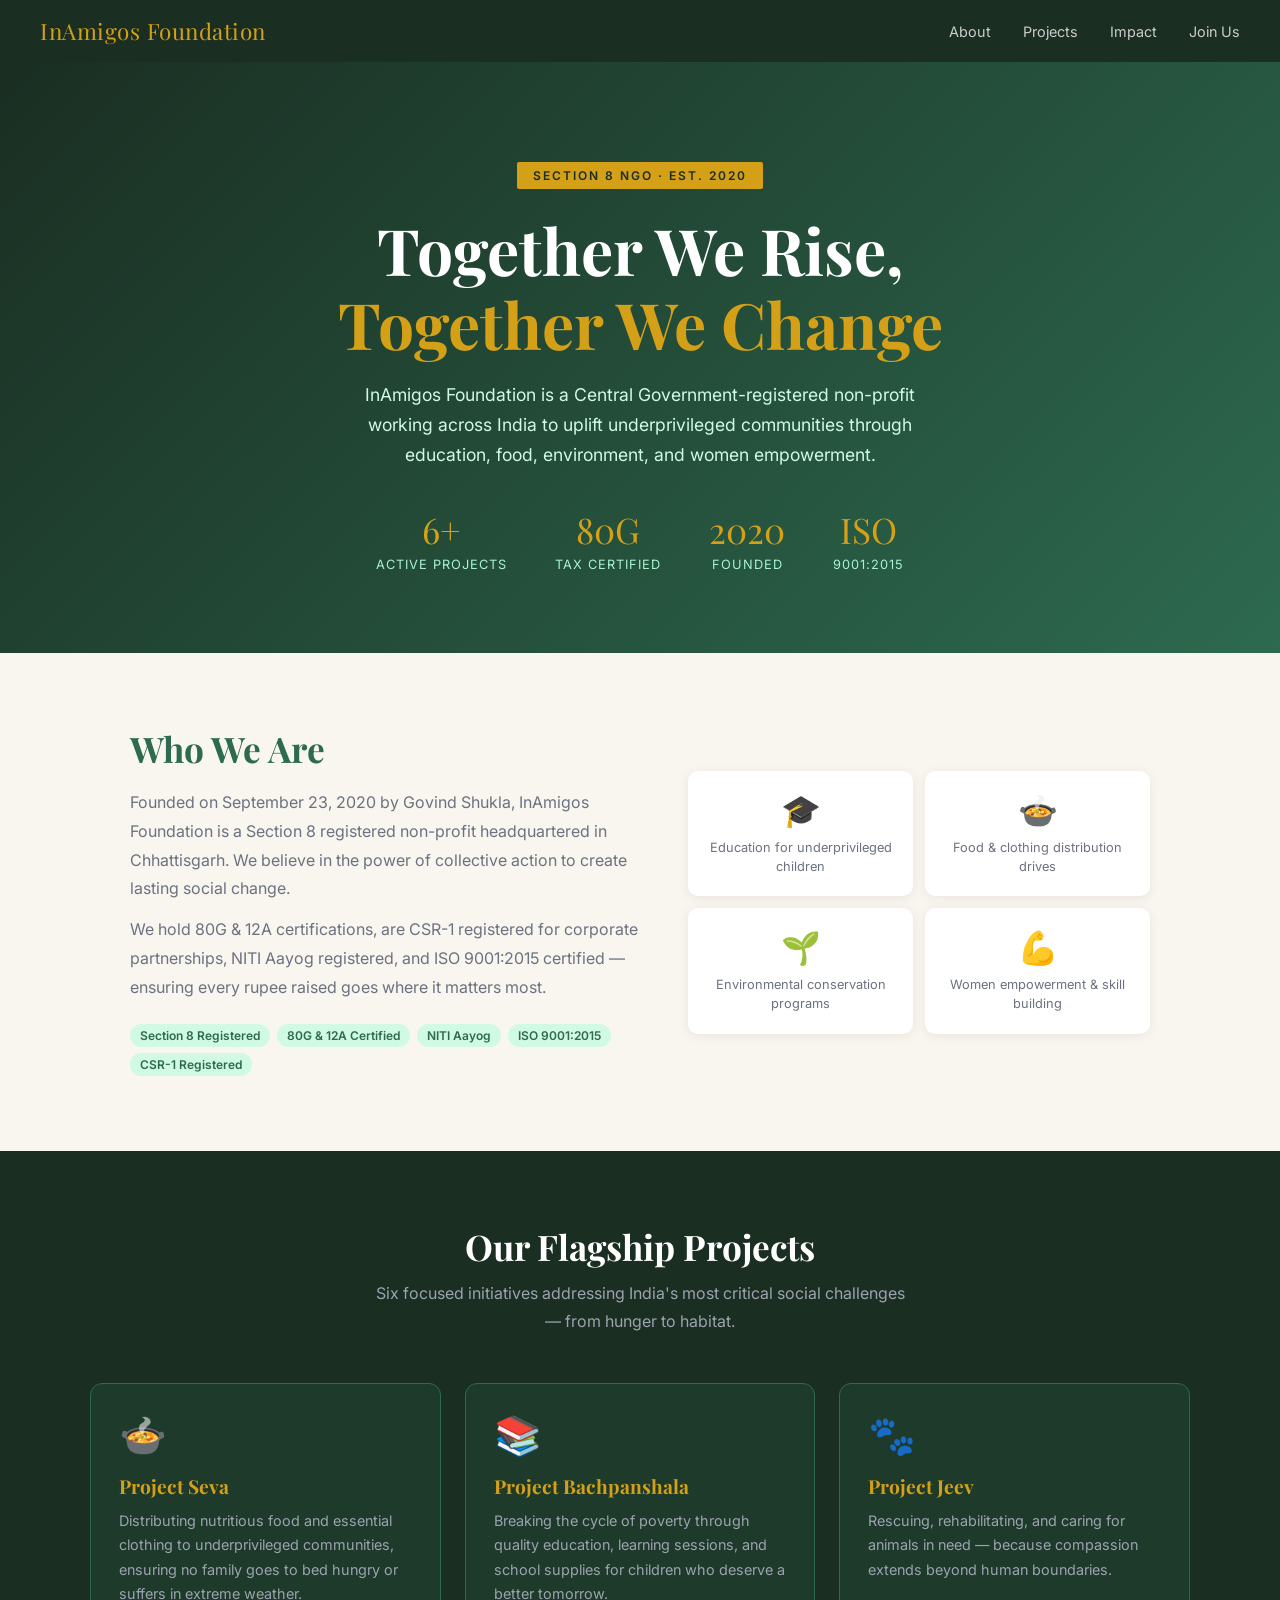
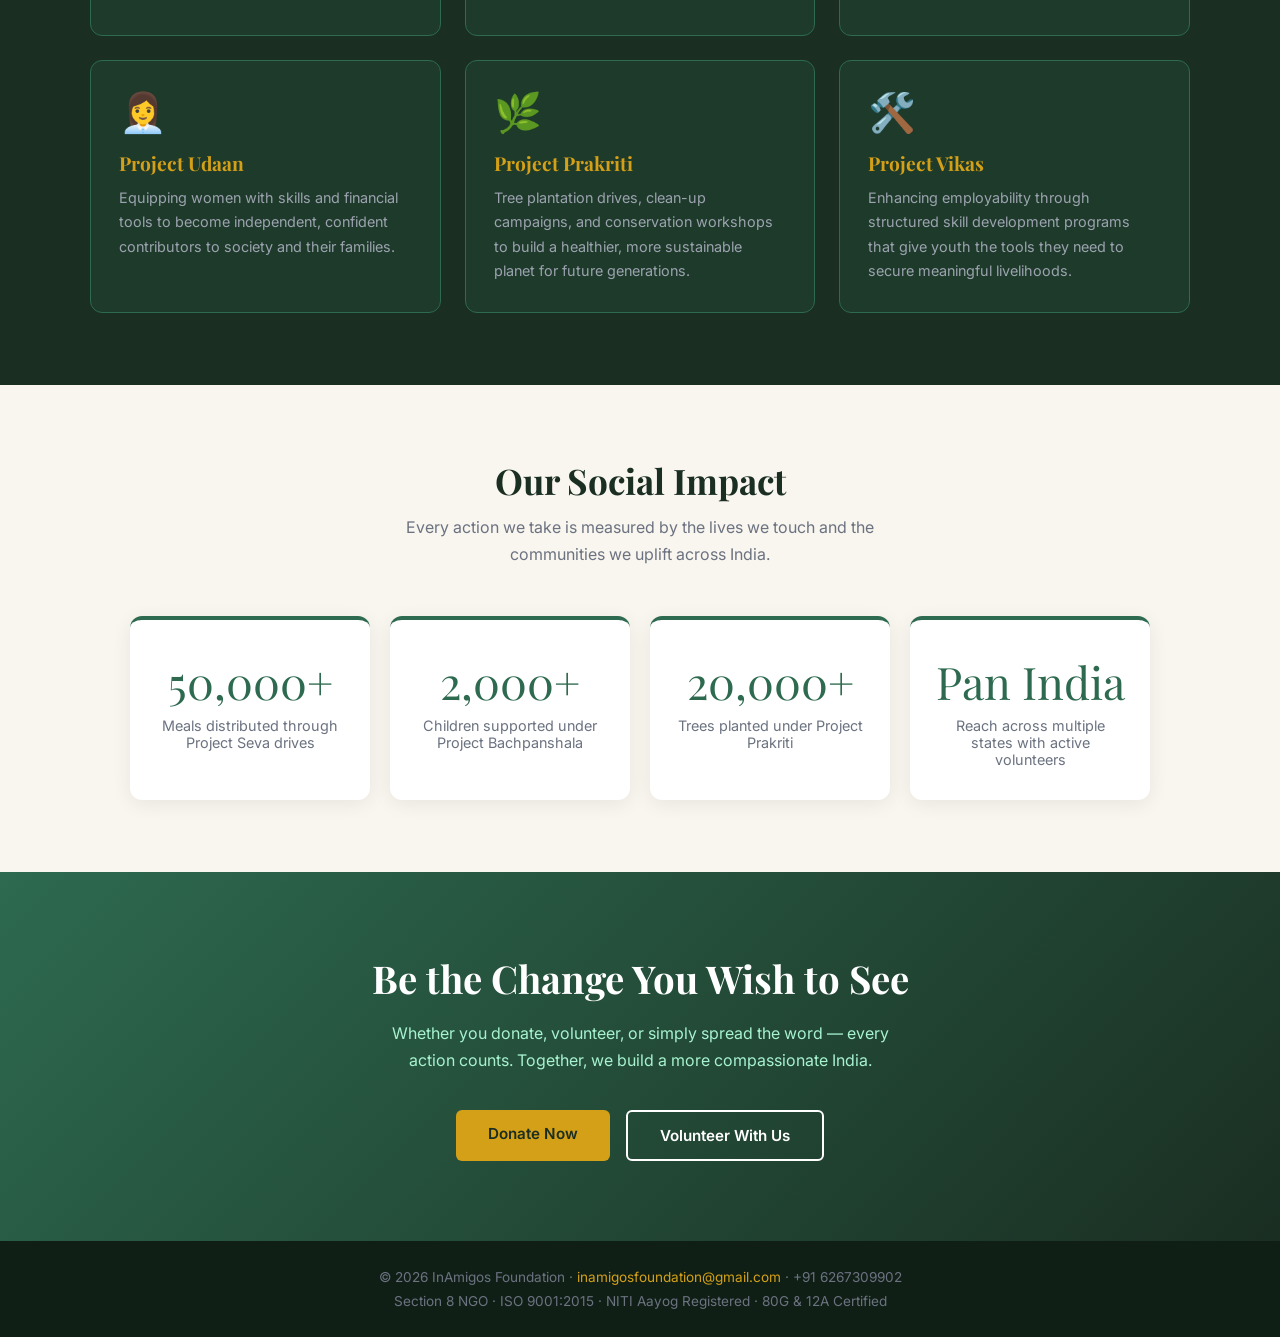
<file: inamigos_awareness.html>
<!DOCTYPE html>
<html lang="en">

<head>
  <meta charset="UTF-8" />
  <meta name="viewport" content="width=device-width, initial-scale=1.0" />
  <title>InAmigos Foundation – Together We Rise</title>
  <link
    href="https://fonts.googleapis.com/css2?family=Playfair+Display:wght@700;900&family=Inter:wght@400;500;600&display=swap"
    rel="stylesheet" />
  <style>
    *,
    *::before,
    *::after {
      box-sizing: border-box;
      margin: 0;
      padding: 0;
    }

    :root {
      --green: #2D6A4F;
      --green-lt: #40916C;
      --gold: #D4A017;
      --cream: #F9F5EF;
      --dark: #1A2E22;
      --gray: #6B7280;
      --white: #FFFFFF;
    }

    body {
      font-family: 'Inter', sans-serif;
      background: var(--cream);
      color: var(--dark);
    }

    /* ── NAV ── */
    nav {
      background: var(--dark);
      padding: 16px 40px;
      display: flex;
      align-items: center;
      justify-content: space-between;
    }

    .nav-logo {
      font-family: 'Playfair Display', serif;
      font-size: 1.4rem;
      color: var(--gold);
      letter-spacing: 0.5px;
    }

    .nav-links a {
      color: #ccc;
      text-decoration: none;
      margin-left: 28px;
      font-size: 0.9rem;
      transition: color 0.2s;
    }

    .nav-links a:hover {
      color: var(--gold);
    }

    /* ── HERO ── */
    .hero {
      background: linear-gradient(135deg, var(--dark) 0%, var(--green) 100%);
      color: var(--white);
      padding: 100px 40px 80px;
      text-align: center;
      position: relative;
      overflow: hidden;
    }

    .hero::before {
      content: '';
      position: absolute;
      inset: 0;
      background: url("https://images.unsplash.com/photo-1532629345422-7515f3d16bb6?w=1400&q=80") center/cover no-repeat;
      opacity: 0.12;
    }

    .hero-content {
      position: relative;
      z-index: 1;
      max-width: 760px;
      margin: auto;
    }

    .hero-eyebrow {
      display: inline-block;
      background: var(--gold);
      color: var(--dark);
      font-size: 0.75rem;
      font-weight: 600;
      letter-spacing: 2px;
      text-transform: uppercase;
      padding: 6px 16px;
      border-radius: 2px;
      margin-bottom: 24px;
    }

    .hero h1 {
      font-family: 'Playfair Display', serif;
      font-size: clamp(2.4rem, 5vw, 4rem);
      line-height: 1.15;
      margin-bottom: 20px;
    }

    .hero h1 span {
      color: var(--gold);
    }

    .hero p {
      font-size: 1.1rem;
      color: #d1fae5;
      max-width: 580px;
      margin: 0 auto 36px;
      line-height: 1.7;
    }

    .hero-stats {
      display: flex;
      justify-content: center;
      gap: 48px;
      flex-wrap: wrap;
      margin-top: 20px;
    }

    .stat-item {
      text-align: center;
    }

    .stat-item .num {
      font-family: 'Playfair Display', serif;
      font-size: 2.2rem;
      color: var(--gold);
      display: block;
    }

    .stat-item .label {
      font-size: 0.8rem;
      color: #a7f3d0;
      letter-spacing: 1px;
      text-transform: uppercase;
    }

    /* ── ABOUT ── */
    .about {
      display: grid;
      grid-template-columns: 1fr 1fr;
      gap: 0;
      max-width: 1100px;
      margin: 72px auto;
      padding: 0 40px;
      align-items: center;
    }

    .about-text h2 {
      font-family: 'Playfair Display', serif;
      font-size: 2.2rem;
      color: var(--green);
      margin-bottom: 16px;
    }

    .about-text p {
      color: var(--gray);
      line-height: 1.8;
      margin-bottom: 12px;
    }

    .badge {
      display: inline-block;
      background: #d1fae5;
      color: var(--green);
      font-size: 0.75rem;
      font-weight: 600;
      padding: 4px 10px;
      border-radius: 99px;
      margin: 3px 3px 3px 0;
    }

    .about-visual {
      padding-left: 48px;
      display: grid;
      grid-template-columns: 1fr 1fr;
      gap: 12px;
    }

    .about-card {
      background: var(--white);
      border-radius: 10px;
      padding: 20px;
      box-shadow: 0 2px 12px rgba(0, 0, 0, 0.07);
      text-align: center;
    }

    .about-card .icon {
      font-size: 2rem;
      margin-bottom: 8px;
    }

    .about-card p {
      font-size: 0.8rem;
      color: var(--gray);
      line-height: 1.5;
    }

    /* ── PROJECTS ── */
    .projects-section {
      background: var(--dark);
      padding: 72px 40px;
    }

    .section-header {
      text-align: center;
      margin-bottom: 48px;
    }

    .section-header h2 {
      font-family: 'Playfair Display', serif;
      font-size: 2.2rem;
      color: var(--white);
      margin-bottom: 10px;
    }

    .section-header p {
      color: #9CA3AF;
      max-width: 540px;
      margin: auto;
      line-height: 1.7;
    }

    .projects-grid {
      display: grid;
      grid-template-columns: repeat(auto-fit, minmax(280px, 1fr));
      gap: 24px;
      max-width: 1100px;
      margin: auto;
    }

    .project-card {
      background: #1e3a2b;
      border: 1px solid #2D6A4F;
      border-radius: 12px;
      padding: 28px;
      transition: transform 0.2s, border-color 0.2s;
    }

    .project-card:hover {
      transform: translateY(-4px);
      border-color: var(--gold);
    }

    .project-icon {
      font-size: 2.4rem;
      margin-bottom: 14px;
    }

    .project-card h3 {
      font-family: 'Playfair Display', serif;
      font-size: 1.2rem;
      color: var(--gold);
      margin-bottom: 10px;
    }

    .project-card p {
      color: #9CA3AF;
      font-size: 0.9rem;
      line-height: 1.7;
    }

    /* ── IMPACT ── */
    .impact-section {
      padding: 72px 40px;
      max-width: 1100px;
      margin: auto;
    }

    .impact-section .section-header h2 {
      color: var(--dark);
    }

    .impact-section .section-header p {
      color: var(--gray);
    }

    .impact-grid {
      display: grid;
      grid-template-columns: repeat(auto-fit, minmax(220px, 1fr));
      gap: 20px;
      margin-top: 48px;
    }

    .impact-card {
      background: var(--white);
      border-radius: 12px;
      padding: 32px 24px;
      text-align: center;
      box-shadow: 0 4px 20px rgba(0, 0, 0, 0.07);
      border-top: 4px solid var(--green);
    }

    .impact-card .big {
      font-family: 'Playfair Display', serif;
      font-size: 2.8rem;
      color: var(--green);
    }

    .impact-card .desc {
      font-size: 0.9rem;
      color: var(--gray);
      margin-top: 6px;
    }

    /* ── CTA ── */
    .cta-section {
      background: linear-gradient(135deg, var(--green) 0%, var(--dark) 100%);
      padding: 80px 40px;
      text-align: center;
      color: var(--white);
    }

    .cta-section h2 {
      font-family: 'Playfair Display', serif;
      font-size: 2.4rem;
      margin-bottom: 16px;
    }

    .cta-section p {
      color: #a7f3d0;
      max-width: 520px;
      margin: 0 auto 36px;
      line-height: 1.7;
    }

    .cta-buttons {
      display: flex;
      gap: 16px;
      justify-content: center;
      flex-wrap: wrap;
    }

    .btn {
      padding: 14px 32px;
      border-radius: 6px;
      font-weight: 600;
      font-size: 0.95rem;
      cursor: pointer;
      text-decoration: none;
      transition: opacity 0.2s, transform 0.2s;
      display: inline-block;
    }

    .btn:hover {
      opacity: 0.88;
      transform: translateY(-2px);
    }

    .btn-gold {
      background: var(--gold);
      color: var(--dark);
    }

    .btn-outline {
      background: transparent;
      color: var(--white);
      border: 2px solid var(--white);
    }

    /* ── FOOTER ── */
    footer {
      background: #0f1f16;
      color: #6B7280;
      text-align: center;
      padding: 28px 40px;
      font-size: 0.85rem;
    }

    footer a {
      color: var(--gold);
      text-decoration: none;
    }

    /* ── RESPONSIVE ── */
    @media (max-width: 720px) {
      .about {
        grid-template-columns: 1fr;
      }

      .about-visual {
        padding-left: 0;
        margin-top: 32px;
      }

      nav {
        flex-direction: column;
        gap: 12px;
      }

      .hero {
        padding: 70px 20px 60px;
      }
    }
  </style>
</head>

<body>

  <!-- NAV -->
  <nav>
    <div class="nav-logo">InAmigos Foundation</div>
    <div class="nav-links">
      <a href="#about">About</a>
      <a href="#projects">Projects</a>
      <a href="#impact">Impact</a>
      <a href="#join">Join Us</a>
    </div>
  </nav>

  <!-- HERO -->
  <section class="hero">
    <div class="hero-content">
      <span class="hero-eyebrow">Section 8 NGO · Est. 2020</span>
      <h1>Together We Rise,<br /><span>Together We Change</span></h1>
      <p>InAmigos Foundation is a Central Government-registered non-profit working across India to uplift
        underprivileged communities through education, food, environment, and women empowerment.</p>
      <div class="hero-stats">
        <div class="stat-item"><span class="num">6+</span><span class="label">Active Projects</span></div>
        <div class="stat-item"><span class="num">80G</span><span class="label">Tax Certified</span></div>
        <div class="stat-item"><span class="num">2020</span><span class="label">Founded</span></div>
        <div class="stat-item"><span class="num">ISO</span><span class="label">9001:2015</span></div>
      </div>
    </div>
  </section>

  <!-- ABOUT -->
  <section class="about" id="about">
    <div class="about-text">
      <h2>Who We Are</h2>
      <p>Founded on September 23, 2020 by Govind Shukla, InAmigos Foundation is a Section 8 registered non-profit
        headquartered in Chhattisgarh. We believe in the power of collective action to create lasting social change.</p>
      <p>We hold 80G & 12A certifications, are CSR-1 registered for corporate partnerships, NITI Aayog registered, and
        ISO 9001:2015 certified — ensuring every rupee raised goes where it matters most.</p>
      <div style="margin-top: 20px;">
        <span class="badge">Section 8 Registered</span>
        <span class="badge">80G & 12A Certified</span>
        <span class="badge">NITI Aayog</span>
        <span class="badge">ISO 9001:2015</span>
        <span class="badge">CSR-1 Registered</span>
      </div>
    </div>
    <div class="about-visual">
      <div class="about-card">
        <div class="icon">🎓</div>
        <p>Education for underprivileged children</p>
      </div>
      <div class="about-card">
        <div class="icon">🍲</div>
        <p>Food & clothing distribution drives</p>
      </div>
      <div class="about-card">
        <div class="icon">🌱</div>
        <p>Environmental conservation programs</p>
      </div>
      <div class="about-card">
        <div class="icon">💪</div>
        <p>Women empowerment & skill building</p>
      </div>
    </div>
  </section>

  <!-- PROJECTS -->
  <section class="projects-section" id="projects">
    <div class="section-header">
      <h2>Our Flagship Projects</h2>
      <p>Six focused initiatives addressing India's most critical social challenges — from hunger to habitat.</p>
    </div>
    <div class="projects-grid">
      <div class="project-card">
        <div class="project-icon">🍲</div>
        <h3>Project Seva</h3>
        <p>Distributing nutritious food and essential clothing to underprivileged communities, ensuring no family goes
          to bed hungry or suffers in extreme weather.</p>
      </div>
      <div class="project-card">
        <div class="project-icon">📚</div>
        <h3>Project Bachpanshala</h3>
        <p>Breaking the cycle of poverty through quality education, learning sessions, and school supplies for children
          who deserve a better tomorrow.</p>
      </div>
      <div class="project-card">
        <div class="project-icon">🐾</div>
        <h3>Project Jeev</h3>
        <p>Rescuing, rehabilitating, and caring for animals in need — because compassion extends beyond human
          boundaries.</p>
      </div>
      <div class="project-card">
        <div class="project-icon">👩‍💼</div>
        <h3>Project Udaan</h3>
        <p>Equipping women with skills and financial tools to become independent, confident contributors to society and
          their families.</p>
      </div>
      <div class="project-card">
        <div class="project-icon">🌿</div>
        <h3>Project Prakriti</h3>
        <p>Tree plantation drives, clean-up campaigns, and conservation workshops to build a healthier, more sustainable
          planet for future generations.</p>
      </div>
      <div class="project-card">
        <div class="project-icon">🛠️</div>
        <h3>Project Vikas</h3>
        <p>Enhancing employability through structured skill development programs that give youth the tools they need to
          secure meaningful livelihoods.</p>
      </div>
    </div>
  </section>

  <!-- IMPACT -->
  <section class="impact-section" id="impact">
    <div class="section-header">
      <h2>Our Social Impact</h2>
      <p>Every action we take is measured by the lives we touch and the communities we uplift across India.</p>
    </div>
    <div class="impact-grid">
      <div class="impact-card">
        <div class="big">50,000+</div>
        <div class="desc">Meals distributed through Project Seva drives</div>
      </div>
      <div class="impact-card">
        <div class="big">2,000+</div>
        <div class="desc">Children supported under Project Bachpanshala</div>
      </div>
      <div class="impact-card">
        <div class="big">20,000+</div>
        <div class="desc">Trees planted under Project Prakriti</div>
      </div>
      <div class="impact-card">
        <div class="big">Pan India</div>
        <div class="desc">Reach across multiple states with active volunteers</div>
      </div>
    </div>
  </section>

  <!-- CTA -->
  <section class="cta-section" id="join">
    <h2>Be the Change You Wish to See</h2>
    <p>Whether you donate, volunteer, or simply spread the word — every action counts. Together, we build a more
      compassionate India.</p>
    <div class="cta-buttons">
      <a href="https://inamigosfoundation.org.in" class="btn btn-gold" target="_blank">Donate Now</a>
      <a href="https://inamigosfoundation.org.in" class="btn btn-outline" target="_blank">Volunteer With Us</a>
    </div>
  </section>

  <!-- FOOTER -->
  <footer>
    <p>© 2026 InAmigos Foundation · <a href="mailto:inamigosfoundation@gmail.com">inamigosfoundation@gmail.com</a> · +91
      6267309902</p>
    <p style="margin-top: 8px;">Section 8 NGO · ISO 9001:2015 · NITI Aayog Registered · 80G & 12A Certified</p>
  </footer>

</body>

</html>
</file>
